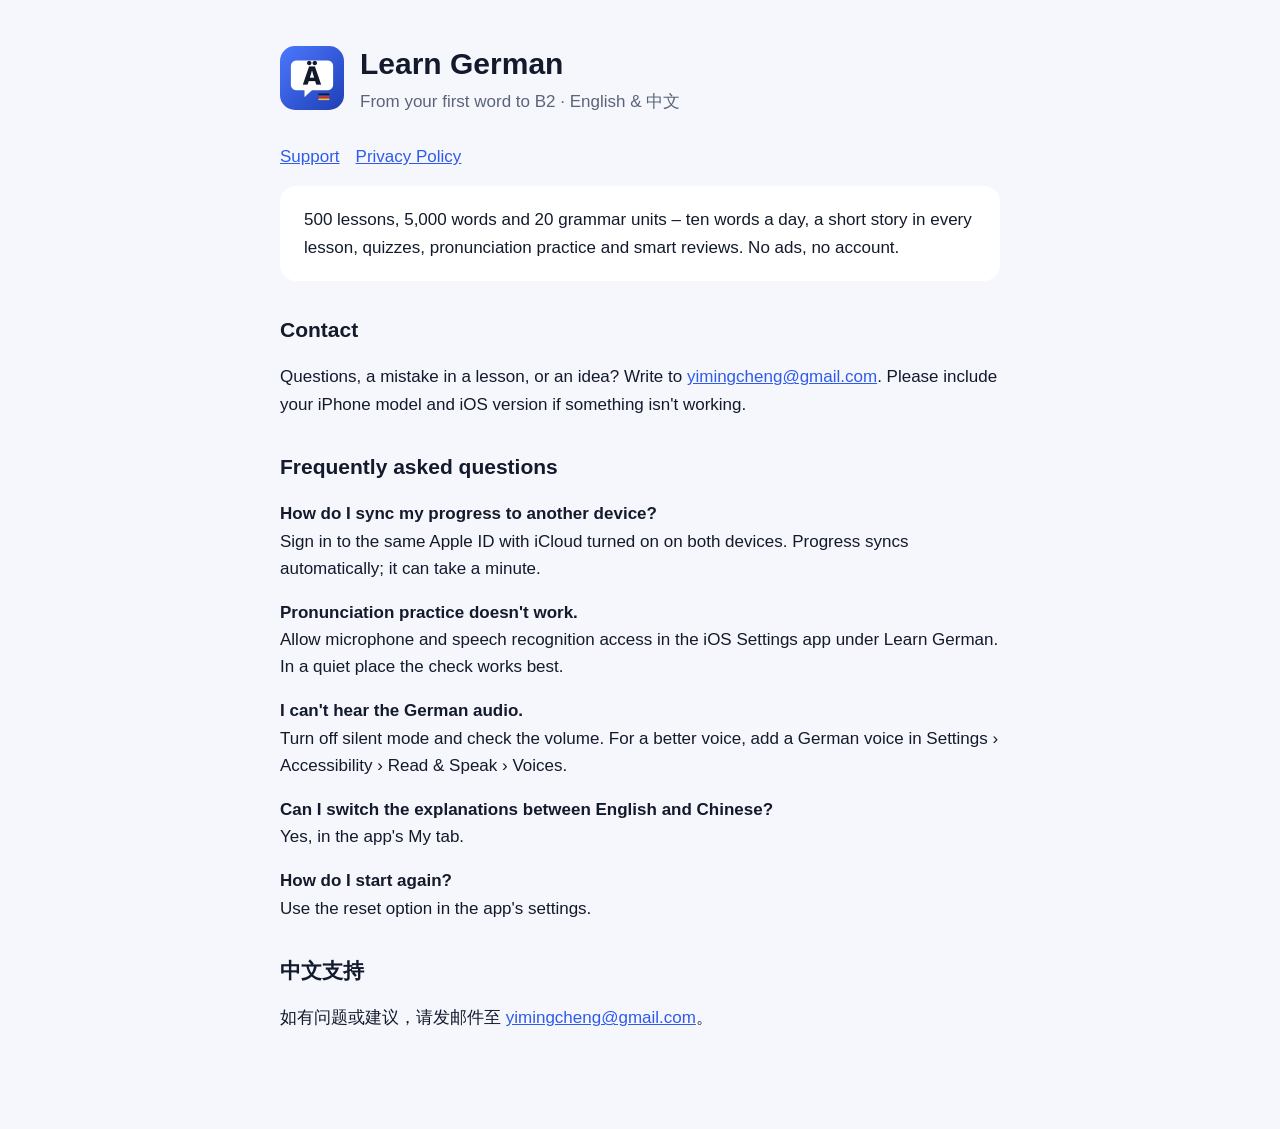
<file: index.html>
<!doctype html><html lang="en"><head><meta charset="utf-8"><meta name="viewport" content="width=device-width,initial-scale=1">
<title>Learn German – Support</title><link rel="stylesheet" href="style.css"></head><body><main>
<header><img src="icon.png" alt=""><div><h1>Learn German</h1><div class="muted">From your first word to B2 · English &amp; 中文</div></div></header>
<nav><a href="index.html">Support</a><a href="privacy.html">Privacy Policy</a></nav>

<section class="card">500 lessons, 5,000 words and 20 grammar units – ten words a day, a short story in every lesson, quizzes, pronunciation practice and smart reviews. No ads, no account.</section>

<h2>Contact</h2>
<p>Questions, a mistake in a lesson, or an idea? Write to <a href="mailto:yimingcheng@gmail.com?subject=Learn%20German%20app">yimingcheng@gmail.com</a>. Please include your iPhone model and iOS version if something isn't working.</p>

<h2>Frequently asked questions</h2>
<p><strong>How do I sync my progress to another device?</strong><br>Sign in to the same Apple ID with iCloud turned on on both devices. Progress syncs automatically; it can take a minute.</p>
<p><strong>Pronunciation practice doesn't work.</strong><br>Allow microphone and speech recognition access in the iOS Settings app under Learn German. In a quiet place the check works best.</p>
<p><strong>I can't hear the German audio.</strong><br>Turn off silent mode and check the volume. For a better voice, add a German voice in Settings › Accessibility › Read &amp; Speak › Voices.</p>
<p><strong>Can I switch the explanations between English and Chinese?</strong><br>Yes, in the app's My tab.</p>
<p><strong>How do I start again?</strong><br>Use the reset option in the app's settings.</p>

<h2>中文支持</h2>
<p>如有问题或建议，请发邮件至 <a href="mailto:yimingcheng@gmail.com">yimingcheng@gmail.com</a>。</p>
</main></body></html>
</file>
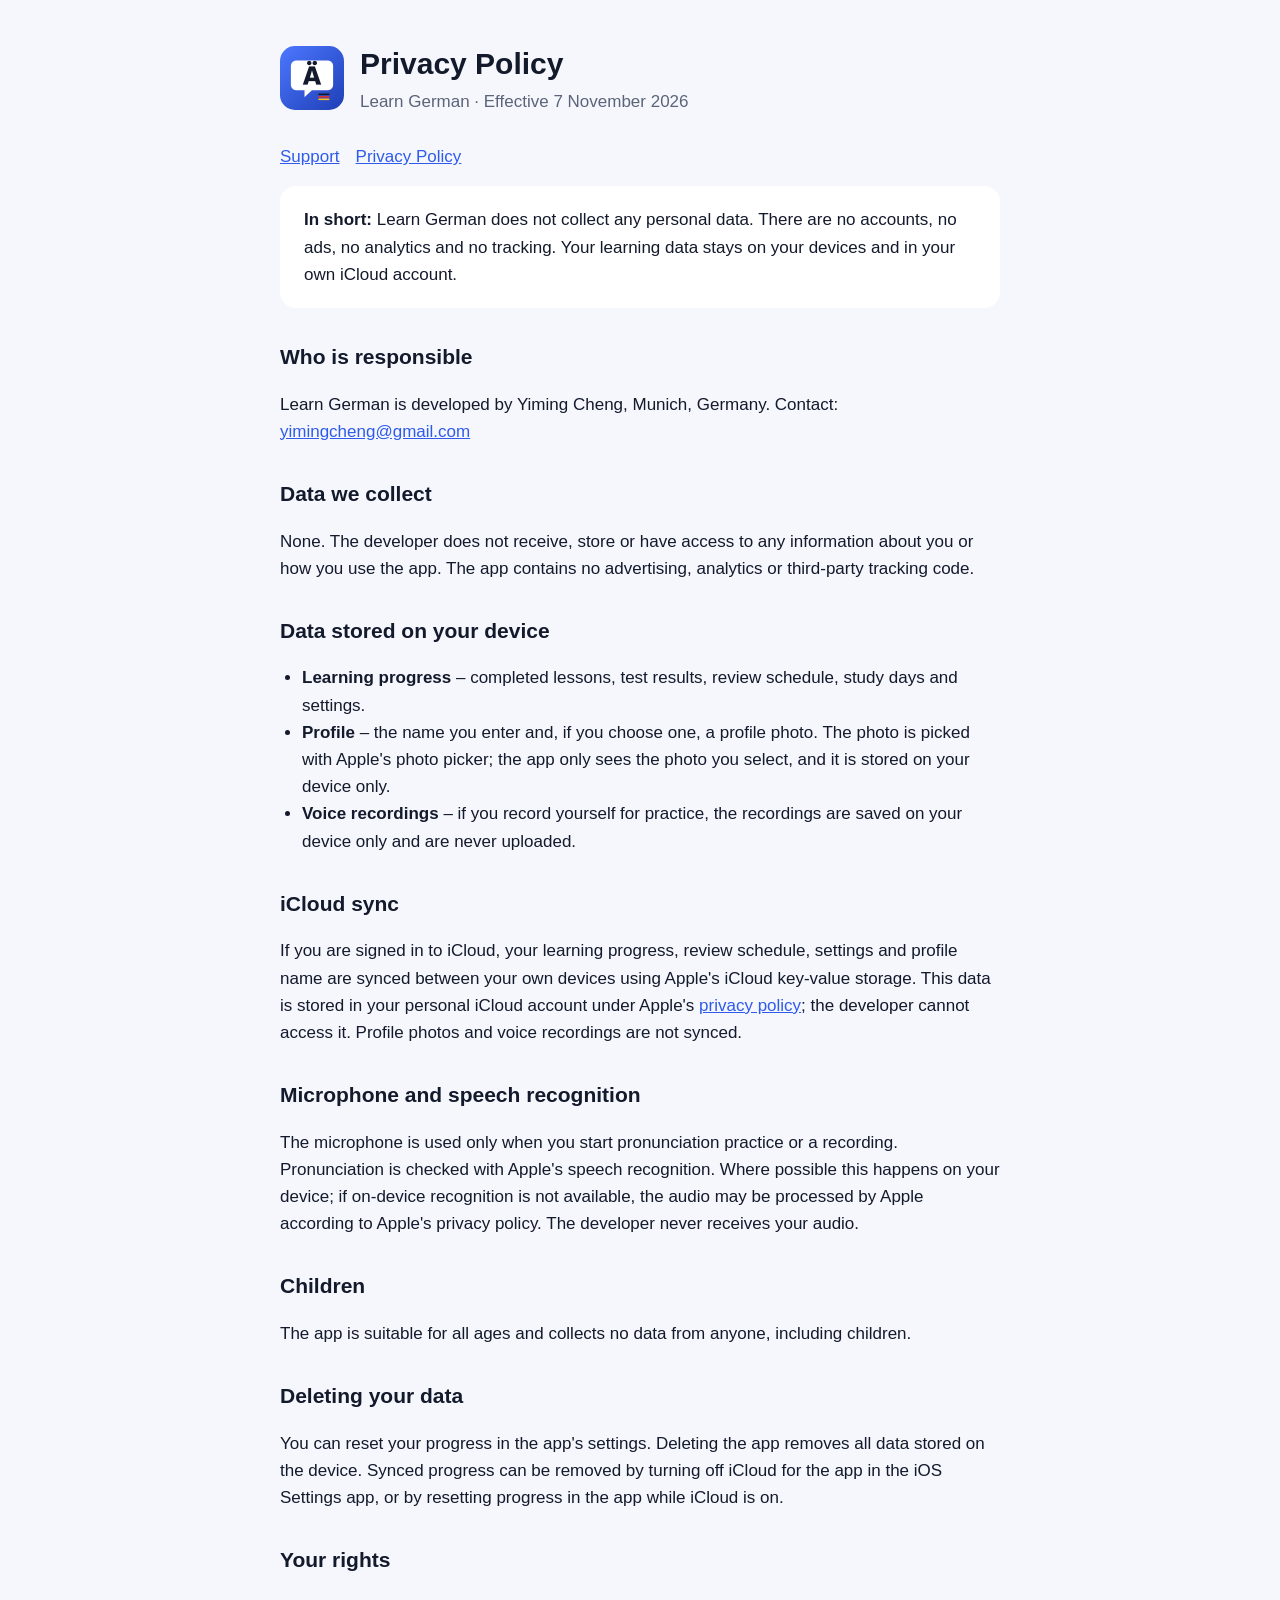
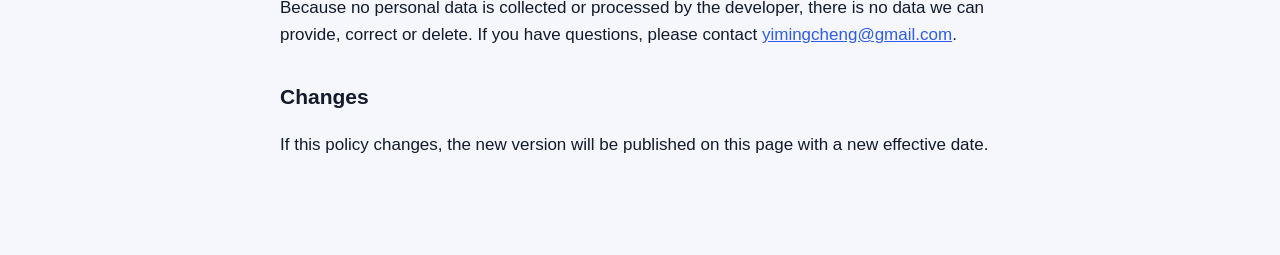
<file: privacy.html>
<!doctype html><html lang="en"><head><meta charset="utf-8"><meta name="viewport" content="width=device-width,initial-scale=1">
<title>Learn German – Privacy Policy</title><link rel="stylesheet" href="style.css"></head><body><main>
<header><img src="icon.png" alt=""><div><h1>Privacy Policy</h1><div class="muted">Learn German · Effective 7 November 2026</div></div></header>
<nav><a href="index.html">Support</a><a href="privacy.html">Privacy Policy</a></nav>

<section class="card"><strong>In short:</strong> Learn German does not collect any personal data. There are no accounts, no ads, no analytics and no tracking. Your learning data stays on your devices and in your own iCloud account.</section>

<h2>Who is responsible</h2>
<p>Learn German is developed by Yiming Cheng, Munich, Germany. Contact: <a href="mailto:yimingcheng@gmail.com">yimingcheng@gmail.com</a></p>

<h2>Data we collect</h2>
<p>None. The developer does not receive, store or have access to any information about you or how you use the app. The app contains no advertising, analytics or third-party tracking code.</p>

<h2>Data stored on your device</h2>
<ul>
<li><strong>Learning progress</strong> – completed lessons, test results, review schedule, study days and settings.</li>
<li><strong>Profile</strong> – the name you enter and, if you choose one, a profile photo. The photo is picked with Apple's photo picker; the app only sees the photo you select, and it is stored on your device only.</li>
<li><strong>Voice recordings</strong> – if you record yourself for practice, the recordings are saved on your device only and are never uploaded.</li>
</ul>

<h2>iCloud sync</h2>
<p>If you are signed in to iCloud, your learning progress, review schedule, settings and profile name are synced between your own devices using Apple's iCloud key-value storage. This data is stored in your personal iCloud account under Apple's <a href="https://www.apple.com/legal/privacy/">privacy policy</a>; the developer cannot access it. Profile photos and voice recordings are not synced.</p>

<h2>Microphone and speech recognition</h2>
<p>The microphone is used only when you start pronunciation practice or a recording. Pronunciation is checked with Apple's speech recognition. Where possible this happens on your device; if on-device recognition is not available, the audio may be processed by Apple according to Apple's privacy policy. The developer never receives your audio.</p>

<h2>Children</h2>
<p>The app is suitable for all ages and collects no data from anyone, including children.</p>

<h2>Deleting your data</h2>
<p>You can reset your progress in the app's settings. Deleting the app removes all data stored on the device. Synced progress can be removed by turning off iCloud for the app in the iOS Settings app, or by resetting progress in the app while iCloud is on.</p>

<h2>Your rights</h2>
<p>Because no personal data is collected or processed by the developer, there is no data we can provide, correct or delete. If you have questions, please contact <a href="mailto:yimingcheng@gmail.com">yimingcheng@gmail.com</a>.</p>

<h2>Changes</h2>
<p>If this policy changes, the new version will be published on this page with a new effective date.</p>
</main></body></html>
</file>
<file: style.css>
:root{--brand:#2F5BEA;--ink:#131A2C;--muted:#5B6478;--bg:#F5F7FC;--card:#fff}
@media (prefers-color-scheme:dark){:root{--brand:#7D97FF;--ink:#F2F4FA;--muted:#A6AEC2;--bg:#0E1322;--card:#171E33}}
*{box-sizing:border-box}body{margin:0;background:var(--bg);color:var(--ink);font:17px/1.6 -apple-system,BlinkMacSystemFont,"Segoe UI",Roboto,sans-serif}
main{max-width:760px;margin:0 auto;padding:40px 20px 80px}
header{display:flex;align-items:center;gap:16px;margin-bottom:28px}header img{width:64px;height:64px;border-radius:15px}
h1{font-size:30px;margin:0}h2{font-size:21px;margin:32px 0 8px}.muted{color:var(--muted)}
section.card{background:var(--card);border-radius:16px;padding:20px 24px;margin:16px 0}
a{color:var(--brand)}nav a{margin-right:16px}ul{padding-left:22px}
</file>
